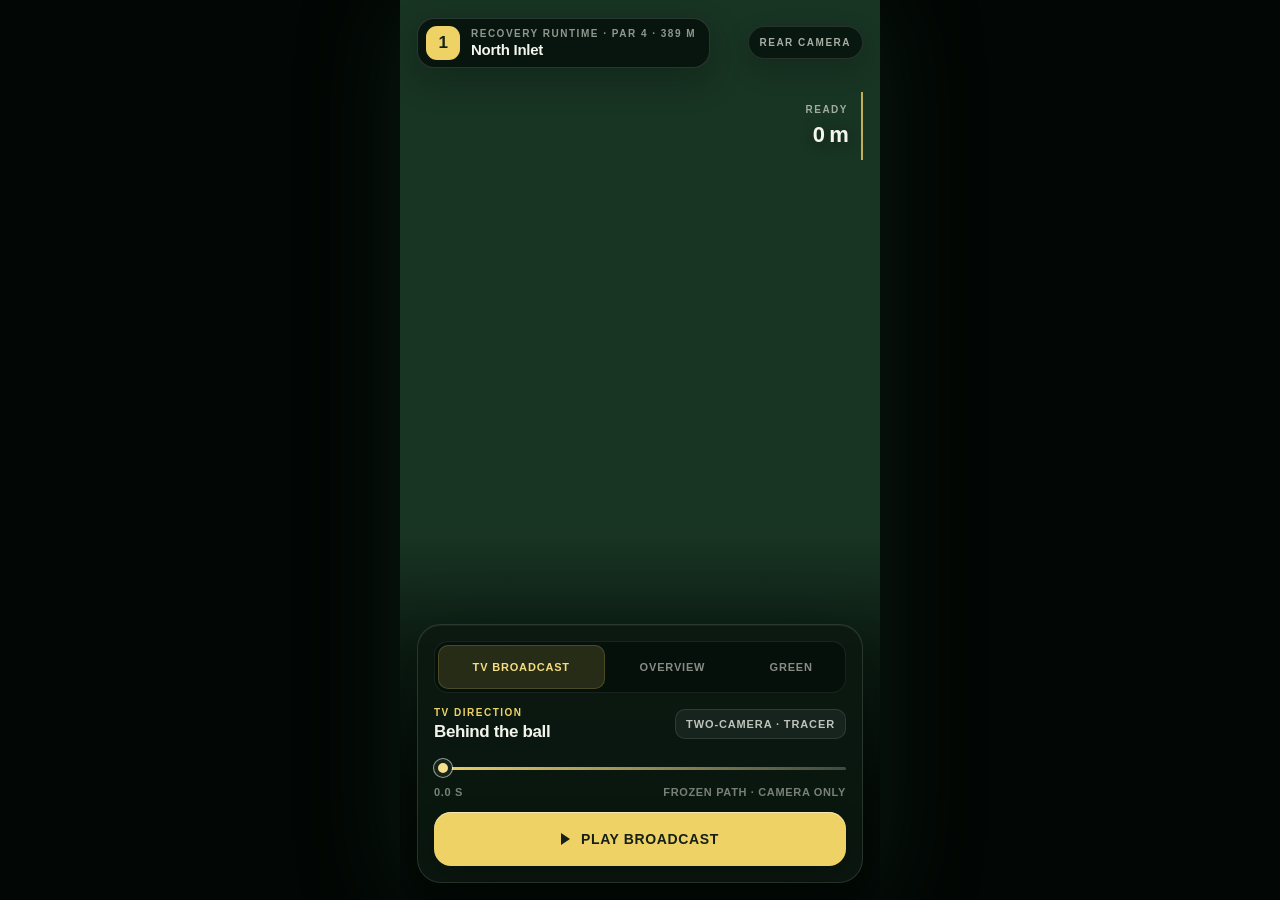
<file: labs/corrected-flyby/index.html>
<!doctype html>
<html lang="en">
  <head>
    <meta charset="utf-8" />
    <meta name="viewport" content="width=device-width, initial-scale=1" />
    <title>Golf IQ Course Presentation</title>
    <script>
      const target = new URL("../course-presentation/index.html", window.location.href);
      target.search = window.location.search;
      if (!target.searchParams.has("presentation")) {
        target.searchParams.set("presentation", "flyby");
      }
      target.hash = window.location.hash;
      window.location.replace(target);
    </script>
  </head>
  <body>
    <a href="../course-presentation/index.html">Open the course presentation</a>
  </body>
</html>
</file>
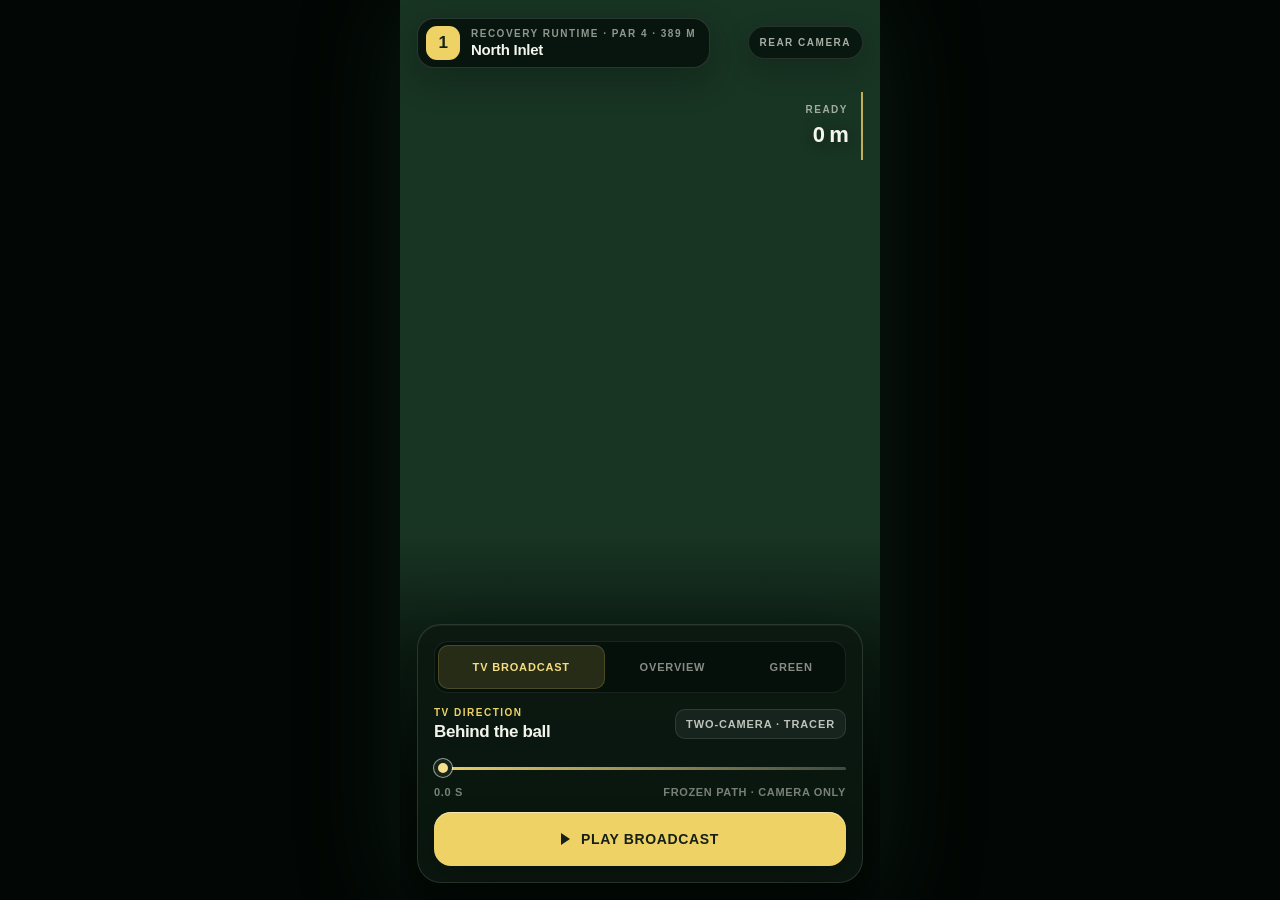
<file: labs/course-presentation/index.html>
<!doctype html>
<html lang="en">
  <head>
    <meta charset="UTF-8" />
    <meta
      name="viewport"
      content="width=device-width, initial-scale=1, viewport-fit=cover, maximum-scale=1"
    />
    <meta name="theme-color" content="#06100b" />
    <meta
      name="description"
      content="Golf IQ presentation tape lab for the North Inlet recovery runtime."
    />
    <title>Golf IQ Course Presentation Lab</title>
    <link rel="stylesheet" href="./course-presentation.css" />
  </head>
  <body>
    <main class="lab-shell">
      <canvas
        id="course-world-canvas"
        class="course-render-layer"
        aria-hidden="true"
      ></canvas>
      <canvas
        id="course-canvas"
        class="course-render-layer"
        role="img"
        aria-label="Recorded presentation of North Inlet, recovery hole one"
      >Recorded presentation of North Inlet, recovery hole one.</canvas>

      <header class="top-hud" aria-label="Hole information">
        <div class="hole-lockup">
          <strong class="hole-number">1</strong>
          <span class="hole-copy">
            <span class="eyebrow">Recovery runtime · Par 4 · 389 m</span>
            <span class="hole-name">North Inlet</span>
          </span>
        </div>
        <span id="tape-badge" class="tape-badge">Rear camera</span>
      </header>

      <aside class="scene-readout">
        <span
          id="phase-label"
          class="phase-label"
          aria-live="polite"
          aria-atomic="true"
        >Ready</span>
        <strong id="distance-label">0 m</strong>
      </aside>

      <section class="control-deck" aria-label="Presentation tape controls">
        <div class="tape-panel">
          <div class="mode-switch" role="group" aria-label="Presentation mode">
            <button
              type="button"
              data-presentation-mode="broadcast"
              data-active="true"
              aria-pressed="true"
            >
              TV broadcast
            </button>
            <button
              type="button"
              data-presentation-mode="overview"
              data-active="false"
              aria-pressed="false"
            >
              Overview
            </button>
            <button
              type="button"
              data-presentation-mode="green"
              data-active="false"
              aria-pressed="false"
            >
              Green
            </button>
          </div>

          <div
            id="green-view-switch"
            class="green-view-switch"
            role="group"
            aria-label="Green presentation"
            hidden
          >
            <button
              type="button"
              data-green-view="detail"
              data-active="false"
              aria-pressed="false"
            >
              Flag detail
            </button>
            <button
              type="button"
              data-green-view="holed"
              data-active="true"
              aria-pressed="true"
            >
              Holed
            </button>
            <button
              type="button"
              data-green-view="missed"
              data-active="false"
              aria-pressed="false"
            >
              Near miss
            </button>
          </div>

          <div class="tape-heading">
            <span class="tape-heading-copy">
              <span id="view-label" class="metric-label">TV direction</span>
              <strong id="event-label">Behind the ball</strong>
            </span>
            <span id="shot-chip" class="shot-chip">Two-camera · Tracer</span>
          </div>

          <label class="timeline" for="tape-progress">
            <input
              id="tape-progress"
              type="range"
              min="0"
              max="7800"
              step="1"
              value="0"
              aria-label="Presentation time"
              aria-valuetext="0.0 s"
            />
            <span class="timeline-meta">
              <span id="time-label">0.0 s</span>
              <span id="authority-label">Frozen path · Camera only</span>
            </span>
          </label>

          <button
            id="play-tape"
            class="play-button"
            type="button"
            aria-pressed="false"
            data-playing="false"
          >
            <i class="play-icon" aria-hidden="true"></i>
            <span>Play broadcast</span>
          </button>
        </div>
      </section>
    </main>

    <script type="module" src="./course-presentation.js"></script>
  </body>
</html>
</file>
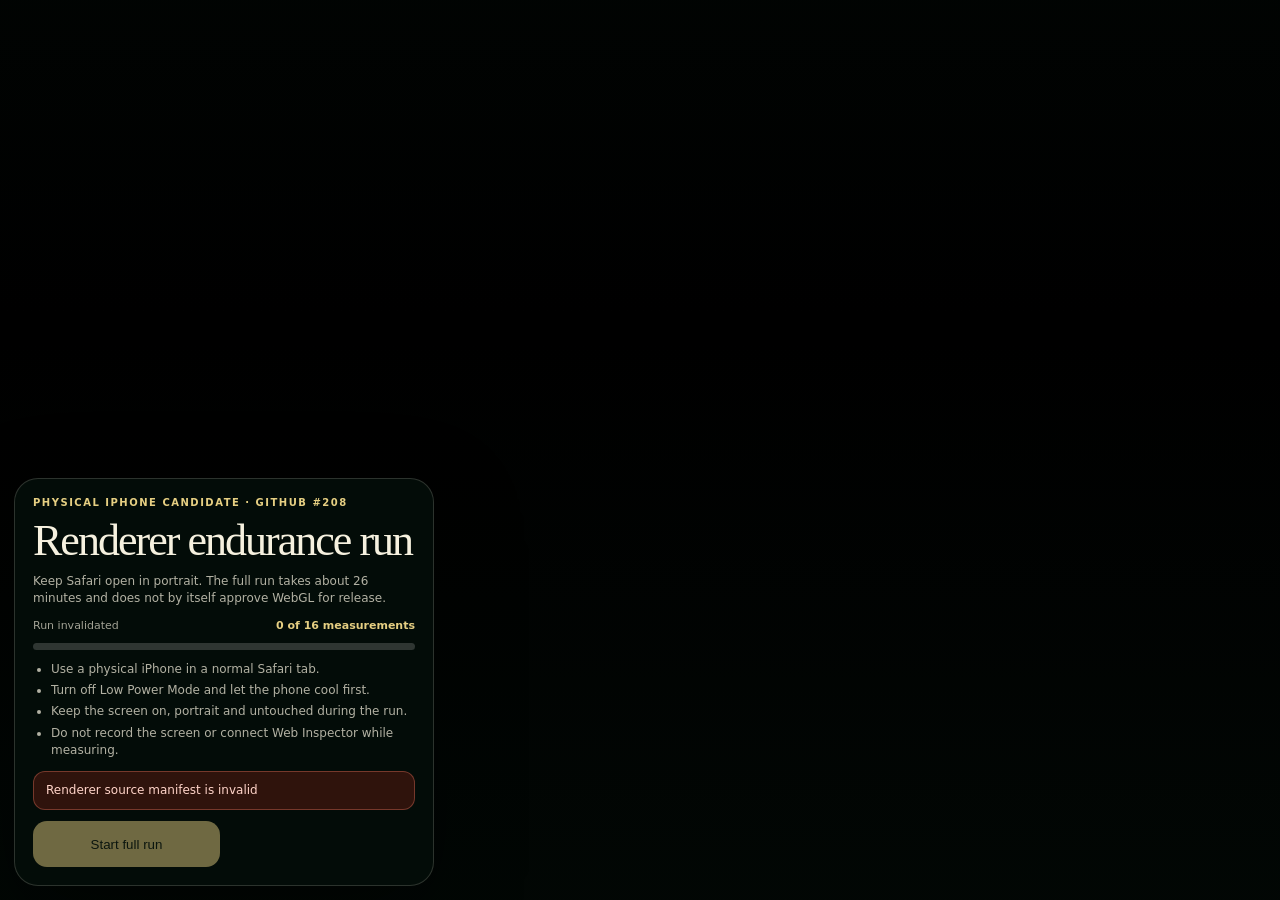
<file: labs/renderer-device-gate/index.html>
<!doctype html>
<html lang="en">
  <head>
    <meta charset="UTF-8" />
    <meta
      name="viewport"
      content="width=device-width, initial-scale=1, viewport-fit=cover, maximum-scale=1"
    />
    <meta name="theme-color" content="#07130d" />
    <meta
      name="description"
      content="Golf IQ physical iPhone renderer candidate run."
    />
    <title>Golf IQ iPhone Renderer Gate</title>
    <link rel="stylesheet" href="./renderer-device-gate.css" />
  </head>
  <body>
    <main class="device-gate">
      <iframe
        id="renderer-frame"
        class="renderer-frame"
        src="../renderer-evaluation/index.html?probe=1&backend=webgl2-hybrid&strict=1"
        title="Golf IQ renderer measurement scene"
      ></iframe>

      <section class="gate-panel" aria-labelledby="gate-title">
        <p class="gate-kicker">Physical iPhone candidate · GitHub #208</p>
        <h1 id="gate-title">Renderer endurance run</h1>
        <p id="gate-summary" class="gate-summary">
          Keep Safari open in portrait. The full run takes about 26 minutes and
          does not by itself approve WebGL for release.
        </p>

        <div class="gate-readout" aria-live="polite">
          <span id="gate-stage">Preparing renderer</span>
          <strong id="gate-progress-label">0 of 16 measurements</strong>
        </div>
        <progress id="gate-progress" max="16" value="0">0 of 16</progress>

        <ul class="gate-checklist">
          <li>Use a physical iPhone in a normal Safari tab.</li>
          <li>Turn off Low Power Mode and let the phone cool first.</li>
          <li>Keep the screen on, portrait and untouched during the run.</li>
          <li>Do not record the screen or connect Web Inspector while measuring.</li>
        </ul>

        <p id="gate-error" class="gate-error" hidden></p>

        <div class="gate-actions">
          <button id="start-gate" type="button" disabled>Start full run</button>
          <button id="cancel-gate" type="button" class="secondary" hidden>
            Cancel
          </button>
          <button id="share-gate" type="button" hidden>Share result</button>
          <button id="download-gate" type="button" class="secondary" hidden>
            Download JSON
          </button>
        </div>
      </section>
    </main>

    <script type="module" src="./renderer-device-gate.js"></script>
  </body>
</html>
</file>
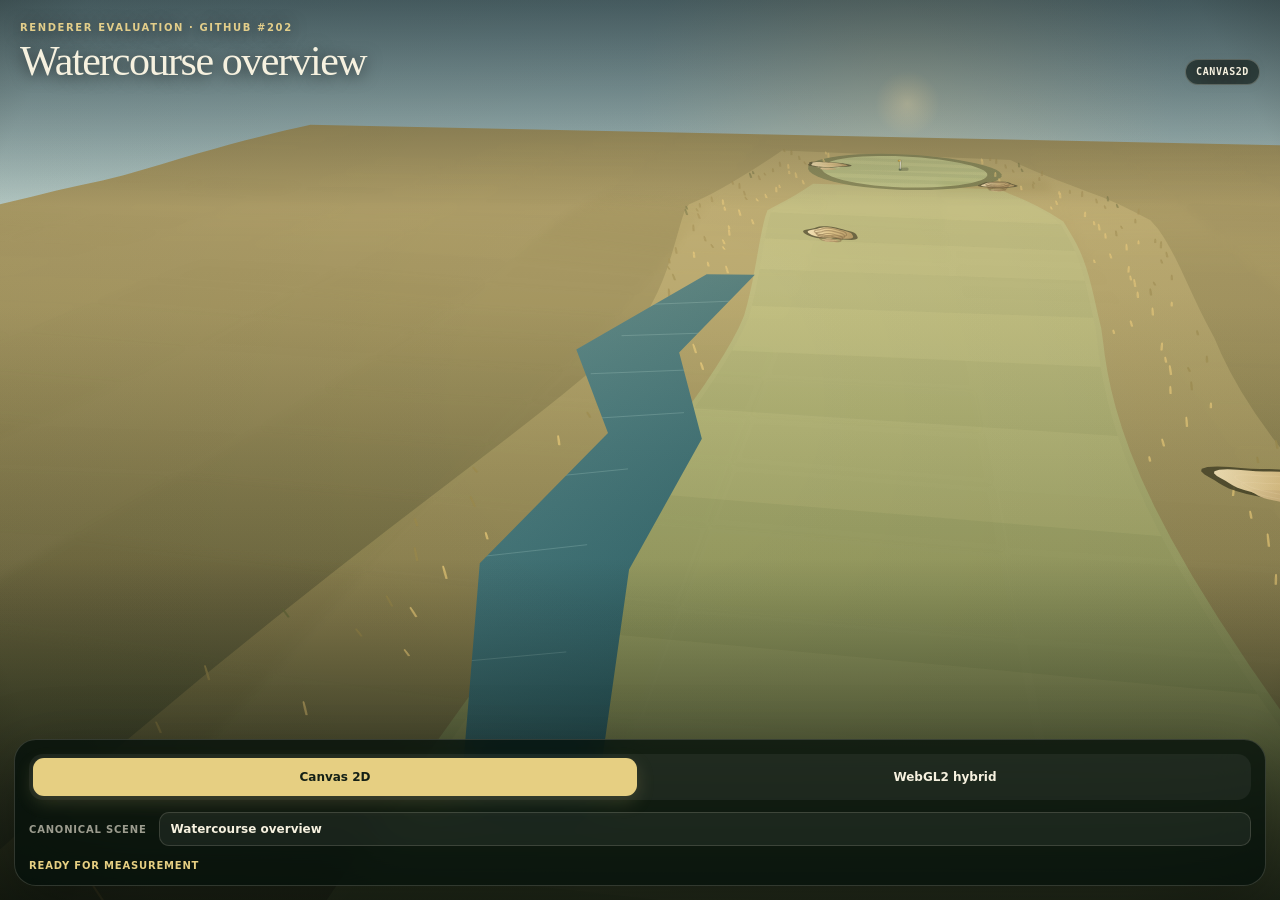
<file: labs/renderer-evaluation/index.html>
<!doctype html>
<html lang="en">
  <head>
    <meta charset="UTF-8" />
    <meta
      name="viewport"
      content="width=device-width, initial-scale=1, viewport-fit=cover, maximum-scale=1"
    />
    <meta name="theme-color" content="#07130d" />
    <meta
      name="description"
      content="Golf IQ renderer comparison and browser measurement probe."
    />
    <title>Golf IQ Renderer Evaluation</title>
    <link rel="stylesheet" href="./renderer-evaluation.css" />
  </head>
  <body>
    <main class="renderer-lab">
      <section id="renderer-surface" class="renderer-surface"></section>

      <header class="renderer-hud">
        <span class="renderer-kicker">Renderer evaluation · GitHub #202</span>
        <strong id="renderer-scenario">Approach flyby</strong>
        <span id="renderer-backend">canvas2d</span>
      </header>

      <section class="renderer-controls" aria-label="Renderer evaluation controls">
        <div class="renderer-choice" role="group" aria-label="Renderer backend">
          <button
            type="button"
            data-renderer-backend="canvas2d"
            data-active="true"
            aria-pressed="true"
          >Canvas 2D</button>
          <button
            type="button"
            data-renderer-backend="webgl2-hybrid"
            data-active="false"
            aria-pressed="false"
          >WebGL2 hybrid</button>
        </div>
        <label class="renderer-scene">
          <span>Canonical scene</span>
          <select id="renderer-scenario-select"></select>
        </label>
        <output id="renderer-metrics">Ready for measurement</output>
      </section>
    </main>

    <script>
      window.__rendererBootErrors = [];
      window.addEventListener("error", (event) => {
        window.__rendererBootErrors.push(event.error?.stack ?? event.message);
        document.documentElement.dataset.rendererError = event.message;
      });
      window.addEventListener("unhandledrejection", (event) => {
        window.__rendererBootErrors.push(event.reason?.stack ?? String(event.reason));
        document.documentElement.dataset.rendererError =
          event.reason?.message ?? String(event.reason);
      });
    </script>
    <script type="module" src="./renderer-evaluation.js"></script>
  </body>
</html>
</file>
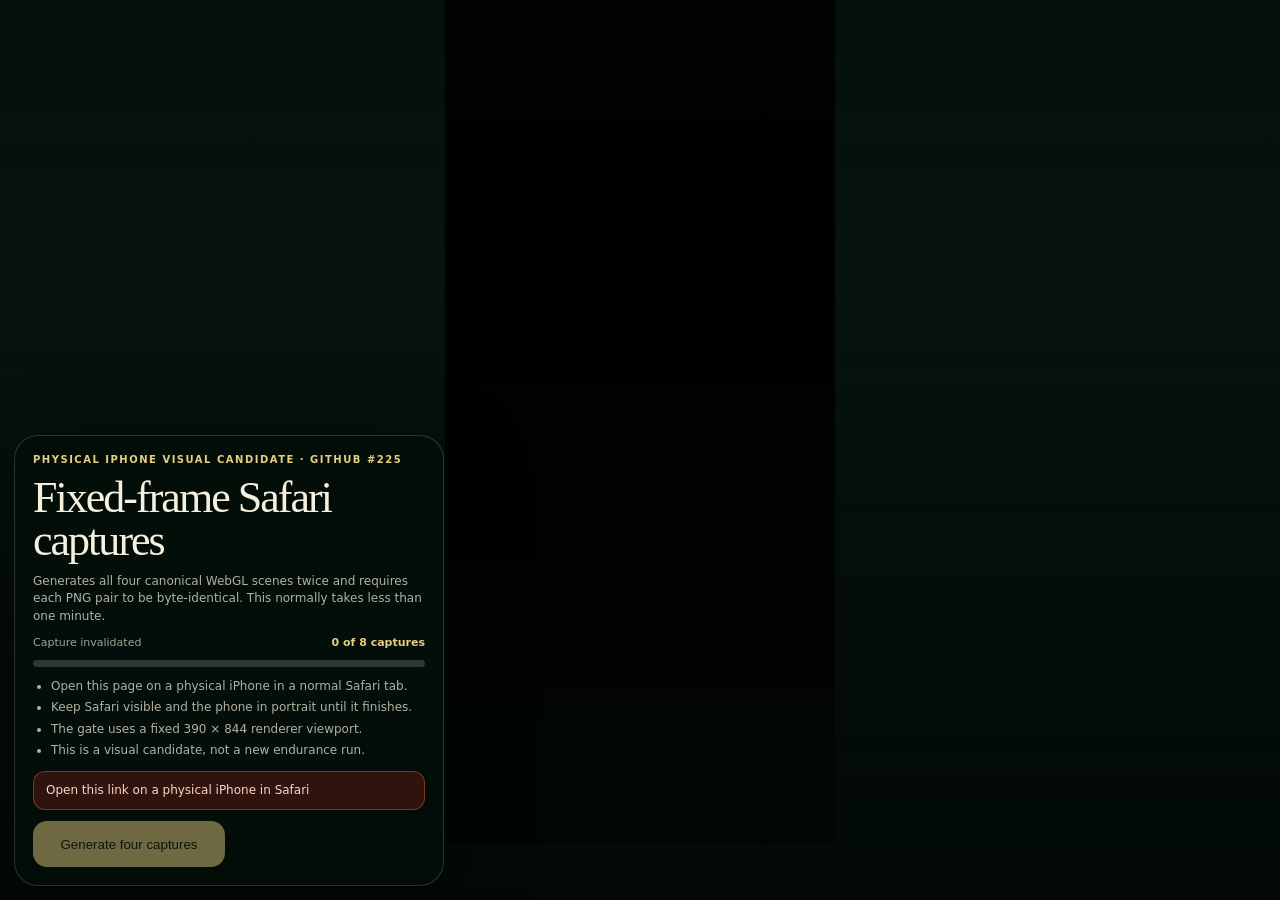
<file: labs/renderer-visual-gate/index.html>
<!doctype html>
<html lang="en">
  <head>
    <meta charset="UTF-8" />
    <meta
      name="viewport"
      content="width=device-width, initial-scale=1, viewport-fit=cover, maximum-scale=1"
    />
    <meta name="theme-color" content="#07130d" />
    <meta
      name="description"
      content="Golf IQ fixed-frame physical iPhone visual candidate gate."
    />
    <title>Golf IQ iPhone Visual Gate</title>
    <link rel="stylesheet" href="./renderer-visual-gate.css" />
  </head>
  <body>
    <main class="visual-gate">
      <iframe
        id="renderer-frame"
        class="renderer-frame"
        src="../renderer-evaluation/index.html?probe=1&amp;backend=webgl2-hybrid&amp;scenario=north-inlet.watercourse.overview&amp;strict=1"
        title="Golf IQ fixed-frame renderer scene"
        aria-hidden="true"
      ></iframe>

      <section class="gate-panel" aria-labelledby="gate-title">
        <p class="gate-kicker">Physical iPhone visual candidate · GitHub #225</p>
        <h1 id="gate-title">Fixed-frame Safari captures</h1>
        <p id="gate-summary" class="gate-summary">
          Generates all four canonical WebGL scenes twice and requires each PNG
          pair to be byte-identical. This normally takes less than one minute.
        </p>

        <div class="gate-readout" aria-live="polite">
          <span id="gate-stage">Verifying renderer source</span>
          <strong id="gate-progress-label">0 of 8 captures</strong>
        </div>
        <progress id="gate-progress" max="8" value="0">0 of 8</progress>

        <ul class="gate-checklist">
          <li>Open this page on a physical iPhone in a normal Safari tab.</li>
          <li>Keep Safari visible and the phone in portrait until it finishes.</li>
          <li>The gate uses a fixed 390 × 844 renderer viewport.</li>
          <li>This is a visual candidate, not a new endurance run.</li>
        </ul>

        <div id="capture-previews" class="capture-previews" hidden>
          <figure data-scenario="north-inlet.watercourse.overview">
            <img alt="Watercourse overview fixed-frame capture" />
            <figcaption>Watercourse</figcaption>
          </figure>
          <figure data-scenario="north-inlet.drive.rear">
            <img alt="Rear flight fixed-frame capture" />
            <figcaption>Rear flight</figcaption>
          </figure>
          <figure data-scenario="north-inlet.drive.landing">
            <img alt="Landing fixed-frame capture" />
            <figcaption>Landing</figcaption>
          </figure>
          <figure data-scenario="north-inlet.green.read">
            <img alt="Green read fixed-frame capture" />
            <figcaption>Green read</figcaption>
          </figure>
        </div>

        <p id="gate-error" class="gate-error" hidden></p>

        <div class="gate-actions">
          <button id="start-gate" type="button" disabled>
            Generate four captures
          </button>
          <button id="share-gate" type="button" hidden>Share result</button>
          <button id="download-gate" type="button" class="secondary" hidden>
            Download JSON
          </button>
        </div>
      </section>
    </main>

    <script type="module" src="./renderer-visual-gate.js"></script>
  </body>
</html>
</file>
<file: labs/course-presentation/course-presentation.css>
:root {
  color-scheme: dark;
  font-family:
    Inter, ui-sans-serif, -apple-system, BlinkMacSystemFont, "SF Pro Display",
    "Segoe UI", sans-serif;
  background: #06100b;
  color: #f4f5ed;
  font-synthesis: none;
  -webkit-tap-highlight-color: transparent;
}

* {
  box-sizing: border-box;
}

[hidden] {
  display: none !important;
}

html,
body {
  width: 100%;
  min-width: 320px;
  height: 100%;
  margin: 0;
  overflow: hidden;
  background: #06100b;
}

button,
input {
  font: inherit;
}

button {
  border: 0;
}

.lab-shell {
  position: relative;
  width: 100%;
  height: 100svh;
  min-height: 560px;
  overflow: hidden;
  isolation: isolate;
  background: #183423;
}

body[data-game-mode="true"] .control-deck {
  display: none;
}

body[data-game-mode="true"] .scene-readout {
  top: auto;
  bottom: max(104px, calc(env(safe-area-inset-bottom) + 88px));
}

body[data-game-mode="true"] .top-hud {
  display: none;
}

.course-render-layer {
  position: absolute;
  inset: 0;
  width: 100%;
  height: 100%;
}

#course-world-canvas {
  z-index: 0;
}

#course-canvas {
  z-index: 1;
  touch-action: none;
}

.top-hud {
  position: absolute;
  z-index: 2;
  top: 0;
  right: 0;
  left: 0;
  display: flex;
  align-items: flex-start;
  justify-content: space-between;
  padding:
    max(18px, env(safe-area-inset-top))
    max(17px, env(safe-area-inset-right)) 0
    max(17px, env(safe-area-inset-left));
  pointer-events: none;
}

.hole-lockup {
  display: flex;
  align-items: center;
  gap: 11px;
  min-height: 48px;
  padding: 7px 13px 7px 8px;
  border: 1px solid rgba(255, 255, 255, 0.14);
  border-radius: 17px;
  background: rgba(5, 15, 10, 0.82);
  box-shadow: 0 12px 34px rgba(0, 8, 4, 0.25);
}

.hole-number {
  display: grid;
  width: 34px;
  height: 34px;
  place-items: center;
  border-radius: 11px;
  background: #efd266;
  color: #172016;
  font-size: 17px;
  font-weight: 820;
  letter-spacing: -0.03em;
}

.hole-copy {
  display: grid;
  gap: 2px;
}

.eyebrow,
.tape-badge,
.metric-label,
.phase-label {
  font-size: 10px;
  font-weight: 760;
  letter-spacing: 0.15em;
  line-height: 1.1;
  text-transform: uppercase;
}

.eyebrow {
  color: rgba(242, 244, 234, 0.58);
}

.hole-name {
  font-size: 15px;
  font-weight: 680;
  letter-spacing: -0.018em;
}

.tape-badge {
  margin-top: 8px;
  padding: 10px 11px;
  border: 1px solid rgba(244, 245, 237, 0.12);
  border-radius: 999px;
  background: rgba(5, 15, 10, 0.76);
  color: rgba(242, 244, 234, 0.68);
  box-shadow: 0 10px 28px rgba(0, 7, 3, 0.18);
}

.scene-readout {
  position: absolute;
  z-index: 2;
  top: 92px;
  right: max(17px, env(safe-area-inset-right));
  display: grid;
  gap: 7px;
  min-width: 92px;
  padding: 12px 13px;
  border-right: 2px solid rgba(239, 210, 102, 0.78);
  text-align: right;
  pointer-events: none;
}

.scene-readout strong {
  font-size: 22px;
  font-variant-numeric: tabular-nums;
  font-weight: 690;
  letter-spacing: -0.04em;
  text-shadow: 0 2px 14px rgba(0, 0, 0, 0.35);
}

.phase-label {
  color: rgba(245, 246, 238, 0.62);
}

.control-deck {
  position: absolute;
  z-index: 3;
  right: 0;
  bottom: 0;
  left: 0;
  padding:
    88px max(17px, env(safe-area-inset-right))
    max(17px, env(safe-area-inset-bottom))
    max(17px, env(safe-area-inset-left));
  background: linear-gradient(
    180deg,
    rgba(4, 13, 8, 0) 0%,
    rgba(4, 13, 8, 0.66) 34%,
    rgba(3, 10, 7, 0.94) 68%,
    #030a07 100%
  );
}

.tape-panel {
  display: grid;
  gap: 14px;
  padding: 16px;
  border: 1px solid rgba(255, 255, 255, 0.13);
  border-radius: 24px;
  background: rgba(12, 25, 17, 0.9);
  box-shadow:
    0 24px 70px rgba(0, 6, 3, 0.46),
    inset 0 1px rgba(255, 255, 255, 0.05);
}

.mode-switch {
  display: grid;
  grid-template-columns: 1.18fr 0.92fr 0.72fr;
  gap: 3px;
  padding: 3px;
  border: 1px solid rgba(255, 255, 255, 0.08);
  border-radius: 14px;
  background: rgba(0, 8, 4, 0.42);
}

.green-view-switch {
  display: grid;
  grid-template-columns: 1.2fr 0.86fr 1fr;
  gap: 3px;
  padding: 3px;
  border: 1px solid rgba(255, 255, 255, 0.08);
  border-radius: 14px;
  background: rgba(255, 255, 255, 0.035);
}

.mode-switch button,
.green-view-switch button {
  min-height: 44px;
  padding: 0 12px;
  border-radius: 10px;
  background: transparent;
  color: rgba(245, 246, 238, 0.54);
  font-size: 11px;
  font-weight: 760;
  letter-spacing: 0.075em;
  text-transform: uppercase;
  cursor: pointer;
  touch-action: manipulation;
}

.green-view-switch button {
  padding: 0 8px;
  font-size: 10px;
}

.mode-switch button[data-active="true"],
.green-view-switch button[data-active="true"] {
  background: rgba(239, 210, 102, 0.14);
  color: #f4dc80;
  box-shadow: inset 0 0 0 1px rgba(239, 210, 102, 0.18);
}

.tape-heading,
.timeline-meta {
  display: flex;
  align-items: center;
  justify-content: space-between;
  gap: 16px;
}

.tape-heading-copy {
  display: grid;
  gap: 4px;
  min-width: 0;
}

.metric-label {
  color: #efd266;
}

#event-label {
  overflow: hidden;
  color: #f2f4ec;
  font-size: 17px;
  font-weight: 660;
  letter-spacing: -0.022em;
  line-height: 1.2;
  text-overflow: ellipsis;
  white-space: nowrap;
}

.shot-chip {
  flex: none;
  padding: 8px 10px;
  border: 1px solid rgba(255, 255, 255, 0.1);
  border-radius: 10px;
  background: rgba(255, 255, 255, 0.055);
  color: rgba(245, 246, 238, 0.76);
  font-size: 11px;
  font-weight: 700;
  letter-spacing: 0.08em;
  text-transform: uppercase;
}

.timeline {
  display: grid;
  gap: 6px;
}

#tape-progress {
  width: 100%;
  height: 24px;
  margin: 0;
  appearance: none;
  background: transparent;
  cursor: pointer;
  touch-action: pan-x;
}

#tape-progress::-webkit-slider-runnable-track {
  height: 3px;
  border-radius: 999px;
  background: linear-gradient(90deg, #efd266, rgba(255, 255, 255, 0.22));
}

#tape-progress::-webkit-slider-thumb {
  width: 18px;
  height: 18px;
  margin-top: -7.5px;
  appearance: none;
  border: 4px solid #152319;
  border-radius: 50%;
  background: #f4df8e;
  box-shadow: 0 0 0 1px rgba(255, 255, 255, 0.56);
}

#tape-progress::-moz-range-track {
  height: 3px;
  border: 0;
  border-radius: 999px;
  background: rgba(255, 255, 255, 0.22);
}

#tape-progress::-moz-range-progress {
  height: 3px;
  border-radius: 999px;
  background: #efd266;
}

#tape-progress::-moz-range-thumb {
  width: 12px;
  height: 12px;
  border: 4px solid #152319;
  border-radius: 50%;
  background: #f4df8e;
  box-shadow: 0 0 0 1px rgba(255, 255, 255, 0.56);
}

.timeline-meta {
  color: rgba(244, 246, 237, 0.47);
  font-size: 11px;
  font-variant-numeric: tabular-nums;
  font-weight: 650;
  letter-spacing: 0.06em;
  text-transform: uppercase;
}

.play-button {
  display: flex;
  width: 100%;
  min-height: 54px;
  align-items: center;
  justify-content: center;
  gap: 11px;
  border-radius: 17px;
  background: #efd266;
  color: #162016;
  font-size: 14px;
  font-weight: 820;
  letter-spacing: 0.045em;
  text-transform: uppercase;
  box-shadow:
    0 12px 28px rgba(0, 6, 3, 0.28),
    inset 0 1px rgba(255, 255, 255, 0.5);
  cursor: pointer;
  touch-action: manipulation;
}

.play-button:active {
  transform: translateY(1px);
  filter: brightness(0.95);
}

.play-icon {
  width: 0;
  height: 0;
  border-top: 6px solid transparent;
  border-bottom: 6px solid transparent;
  border-left: 9px solid currentColor;
}

.play-button[data-playing="true"] .play-icon {
  width: 9px;
  height: 12px;
  border: 0;
  background: linear-gradient(
    90deg,
    currentColor 0 3px,
    transparent 3px 6px,
    currentColor 6px 9px
  );
}

.play-button:focus-visible,
.mode-switch button:focus-visible,
.green-view-switch button:focus-visible,
#tape-progress:focus-visible {
  outline: 3px solid rgba(255, 255, 255, 0.92);
  outline-offset: 3px;
}

@media (min-width: 540px) {
  body {
    display: grid;
    place-items: center;
    background: #020604;
  }

  .lab-shell {
    width: min(100%, 480px);
    box-shadow: 0 0 100px rgba(44, 94, 64, 0.23);
  }
}

@media (max-height: 690px) {
  .control-deck {
    padding-top: 46px;
  }

  .tape-panel {
    gap: 8px;
    padding: 12px;
  }

  .play-button {
    min-height: 47px;
  }
}

html[data-reduced-motion="true"] *,
html[data-reduced-motion="true"] *::before,
html[data-reduced-motion="true"] *::after {
  scroll-behavior: auto !important;
  transition-duration: 0.001ms !important;
  animation-duration: 0.001ms !important;
}
</file>
<file: labs/renderer-device-gate/renderer-device-gate.css>
:root {
  color-scheme: dark;
  font-family: Inter, ui-sans-serif, system-ui, -apple-system, BlinkMacSystemFont, "Segoe UI", sans-serif;
  background: #07130d;
  color: #f6f1df;
}

* {
  box-sizing: border-box;
}

html,
body,
.device-gate {
  width: 100%;
  height: 100%;
  margin: 0;
  overflow: hidden;
}

body {
  min-width: 320px;
  min-height: 568px;
}

.device-gate {
  position: relative;
  isolation: isolate;
  background: #07130d;
}

.renderer-frame {
  position: absolute;
  inset: 0;
  width: 100%;
  height: 100%;
  border: 0;
  background: #07130d;
}

.device-gate::after {
  content: "";
  position: absolute;
  z-index: 1;
  inset: 0;
  pointer-events: none;
  background:
    linear-gradient(180deg, rgba(2, 8, 5, 0.42), transparent 35%),
    linear-gradient(0deg, rgba(2, 8, 5, 0.82), transparent 62%);
}

.gate-panel {
  position: absolute;
  z-index: 2;
  left: 14px;
  right: 14px;
  bottom: max(14px, env(safe-area-inset-bottom));
  display: grid;
  gap: 11px;
  max-height: calc(100% - max(28px, env(safe-area-inset-top)));
  padding: 18px;
  overflow: auto;
  border: 1px solid rgba(246, 241, 223, 0.17);
  border-radius: 24px;
  background: rgba(4, 15, 10, 0.84);
  box-shadow: 0 28px 86px rgba(0, 0, 0, 0.44);
  backdrop-filter: blur(24px) saturate(1.16);
}

.gate-kicker,
.gate-summary,
.gate-panel h1,
.gate-checklist,
.gate-error {
  margin: 0;
}

.gate-kicker {
  color: #e6cf82;
  font-size: 10px;
  font-weight: 780;
  letter-spacing: 0.15em;
  text-transform: uppercase;
}

.gate-panel h1 {
  font-family: Georgia, "Times New Roman", serif;
  font-size: clamp(28px, 8vw, 44px);
  font-weight: 500;
  letter-spacing: -0.045em;
  line-height: 0.98;
}

.gate-summary,
.gate-checklist,
.gate-error {
  font-size: 12px;
  line-height: 1.45;
}

.gate-summary,
.gate-checklist {
  color: rgba(246, 241, 223, 0.72);
}

.gate-checklist {
  display: grid;
  gap: 4px;
  padding-left: 18px;
}

.gate-readout {
  display: flex;
  gap: 12px;
  align-items: baseline;
  justify-content: space-between;
  font-size: 11px;
}

.gate-readout span {
  color: rgba(246, 241, 223, 0.66);
}

.gate-readout strong {
  color: #e6cf82;
  text-align: right;
}

progress {
  width: 100%;
  height: 7px;
  overflow: hidden;
  border: 0;
  border-radius: 999px;
  background: rgba(255, 255, 255, 0.09);
}

progress::-webkit-progress-bar {
  background: rgba(255, 255, 255, 0.09);
}

progress::-webkit-progress-value {
  border-radius: 999px;
  background: #e6cf82;
}

.gate-error {
  padding: 10px 12px;
  border: 1px solid rgba(255, 126, 102, 0.34);
  border-radius: 12px;
  color: #ffd4c9;
  background: rgba(110, 31, 21, 0.42);
}

.gate-actions {
  display: grid;
  grid-template-columns: repeat(2, minmax(0, 1fr));
  gap: 8px;
}

button {
  min-height: 46px;
  padding: 10px 14px;
  border: 0;
  border-radius: 14px;
  color: #142016;
  background: #e6cf82;
  font: 760 13px/1.1 inherit;
}

button.secondary {
  color: #f6f1df;
  background: rgba(255, 255, 255, 0.09);
}

button:disabled {
  cursor: wait;
  opacity: 0.48;
}

button[hidden] {
  display: none;
}

html[data-running="true"] .gate-checklist,
html[data-running="true"] .gate-summary,
html[data-running="true"] .gate-kicker,
html[data-running="true"] .gate-panel h1 {
  display: none;
}

html[data-running="true"] .device-gate::after {
  display: none;
}

html[data-running="true"] .gate-panel {
  gap: 7px;
  padding: 10px 12px;
  border-radius: 14px;
  background: rgba(4, 15, 10, 0.72);
  box-shadow: none;
  backdrop-filter: none;
}

@media (min-width: 720px) {
  .gate-panel {
    right: auto;
    width: min(420px, calc(100% - 28px));
  }
}
</file>
<file: labs/renderer-evaluation/renderer-evaluation.css>
:root {
  color-scheme: dark;
  font-family: Inter, ui-sans-serif, system-ui, -apple-system, BlinkMacSystemFont, "Segoe UI", sans-serif;
  background: #07130d;
  color: #f6f1df;
}

* {
  box-sizing: border-box;
}

html,
body,
.renderer-lab,
.renderer-surface {
  width: 100%;
  height: 100%;
  margin: 0;
  overflow: hidden;
}

body {
  min-width: 320px;
  min-height: 568px;
}

.renderer-lab {
  position: relative;
  isolation: isolate;
  background: #07130d;
}

.renderer-surface,
.renderer-layer {
  display: block;
  position: absolute;
  inset: 0;
}

.renderer-layer {
  width: 100%;
  height: 100%;
}

#renderer-world-canvas {
  z-index: 0;
}

#renderer-presentation-canvas {
  z-index: 1;
}

#renderer-canvas {
  z-index: 2;
}

.renderer-lab::after {
  content: "";
  position: absolute;
  inset: 0;
  pointer-events: none;
  background:
    linear-gradient(180deg, rgba(3, 9, 6, 0.5), transparent 23%),
    linear-gradient(0deg, rgba(3, 9, 6, 0.72), transparent 38%);
  z-index: 1;
}

.renderer-hud {
  position: absolute;
  z-index: 2;
  top: max(22px, env(safe-area-inset-top));
  left: 20px;
  right: 20px;
  display: grid;
  grid-template-columns: 1fr auto;
  gap: 4px 18px;
  align-items: end;
  text-shadow: 0 2px 16px rgba(0, 0, 0, 0.66);
}

.renderer-kicker {
  grid-column: 1 / -1;
  font-size: 10px;
  font-weight: 760;
  letter-spacing: 0.16em;
  text-transform: uppercase;
  color: #e3ce8a;
}

.renderer-hud strong {
  font-family: Georgia, "Times New Roman", serif;
  font-size: clamp(24px, 7vw, 42px);
  font-weight: 500;
  letter-spacing: -0.035em;
}

#renderer-backend {
  padding: 7px 10px;
  border: 1px solid rgba(246, 241, 223, 0.25);
  border-radius: 999px;
  background: rgba(4, 15, 10, 0.56);
  backdrop-filter: blur(12px);
  font: 700 10px/1 ui-monospace, SFMono-Regular, Menlo, monospace;
  letter-spacing: 0.06em;
  text-transform: uppercase;
}

.renderer-controls {
  position: absolute;
  z-index: 2;
  left: 14px;
  right: 14px;
  bottom: max(14px, env(safe-area-inset-bottom));
  display: grid;
  gap: 12px;
  padding: 14px;
  border: 1px solid rgba(246, 241, 223, 0.16);
  border-radius: 22px;
  background: rgba(5, 16, 11, 0.78);
  box-shadow: 0 24px 70px rgba(0, 0, 0, 0.35);
  backdrop-filter: blur(22px) saturate(1.18);
}

.renderer-choice {
  display: grid;
  grid-template-columns: repeat(2, 1fr);
  gap: 6px;
  padding: 4px;
  border-radius: 14px;
  background: rgba(255, 255, 255, 0.055);
}

button,
select {
  appearance: none;
  border: 0;
  color: inherit;
  font: inherit;
}

.renderer-choice button {
  min-height: 38px;
  padding: 8px 10px;
  border-radius: 11px;
  background: transparent;
  font-size: 12px;
  font-weight: 720;
}

.renderer-choice button[data-active="true"] {
  background: #e6cf82;
  color: #142016;
  box-shadow: 0 6px 18px rgba(230, 207, 130, 0.18);
}

.renderer-scene {
  display: grid;
  grid-template-columns: auto 1fr;
  gap: 12px;
  align-items: center;
}

.renderer-scene span,
.renderer-controls output {
  font-size: 10px;
  font-weight: 720;
  letter-spacing: 0.08em;
  text-transform: uppercase;
  color: rgba(246, 241, 223, 0.62);
}

.renderer-scene select {
  min-width: 0;
  padding: 9px 32px 9px 11px;
  border: 1px solid rgba(246, 241, 223, 0.15);
  border-radius: 10px;
  background: rgba(255, 255, 255, 0.06);
  font-size: 12px;
  font-weight: 650;
}

.renderer-controls output {
  padding-top: 2px;
  color: #e6cf82;
}

html[data-probe="true"] .renderer-hud,
html[data-probe="true"] .renderer-controls,
html[data-probe="true"] .renderer-lab::after {
  display: none;
}
</file>
<file: labs/renderer-visual-gate/renderer-visual-gate.css>
:root {
  color-scheme: dark;
  font-family: Inter, ui-sans-serif, system-ui, -apple-system, BlinkMacSystemFont, "Segoe UI", sans-serif;
  background: #07130d;
  color: #f6f1df;
}

* {
  box-sizing: border-box;
}

html,
body,
.visual-gate {
  width: 100%;
  height: 100%;
  margin: 0;
  overflow: hidden;
}

body {
  min-width: 320px;
  min-height: 568px;
}

.visual-gate {
  position: relative;
  isolation: isolate;
  background: #07130d;
}

.renderer-frame {
  position: absolute;
  top: 0;
  left: 50%;
  width: 390px;
  height: 844px;
  border: 0;
  background: #07130d;
  transform: translateX(-50%);
}

.visual-gate::after {
  content: "";
  position: absolute;
  z-index: 1;
  inset: 0;
  pointer-events: none;
  background:
    linear-gradient(180deg, rgba(2, 8, 5, 0.26), transparent 31%),
    linear-gradient(0deg, rgba(2, 8, 5, 0.86), transparent 70%);
}

.gate-panel {
  position: absolute;
  z-index: 2;
  left: 14px;
  right: 14px;
  bottom: max(14px, env(safe-area-inset-bottom));
  display: grid;
  gap: 11px;
  max-height: calc(100% - max(28px, env(safe-area-inset-top)));
  padding: 18px;
  overflow: auto;
  border: 1px solid rgba(246, 241, 223, 0.17);
  border-radius: 24px;
  background: rgba(4, 15, 10, 0.86);
  box-shadow: 0 28px 86px rgba(0, 0, 0, 0.44);
  backdrop-filter: blur(24px) saturate(1.16);
}

.gate-kicker,
.gate-summary,
.gate-panel h1,
.gate-checklist,
.gate-error,
.capture-previews figure {
  margin: 0;
}

.gate-kicker {
  color: #e6cf82;
  font-size: 10px;
  font-weight: 780;
  letter-spacing: 0.15em;
  text-transform: uppercase;
}

.gate-panel h1 {
  font-family: Georgia, "Times New Roman", serif;
  font-size: clamp(28px, 8vw, 44px);
  font-weight: 500;
  letter-spacing: -0.045em;
  line-height: 0.98;
}

.gate-summary,
.gate-checklist,
.gate-error {
  font-size: 12px;
  line-height: 1.45;
}

.gate-summary,
.gate-checklist {
  color: rgba(246, 241, 223, 0.72);
}

.gate-checklist {
  display: grid;
  gap: 4px;
  padding-left: 18px;
}

.gate-readout {
  display: flex;
  gap: 12px;
  align-items: baseline;
  justify-content: space-between;
  font-size: 11px;
}

.gate-readout span {
  color: rgba(246, 241, 223, 0.66);
}

.gate-readout strong {
  color: #e6cf82;
  text-align: right;
}

progress {
  width: 100%;
  height: 7px;
  overflow: hidden;
  border: 0;
  border-radius: 999px;
  background: rgba(255, 255, 255, 0.09);
}

progress::-webkit-progress-bar {
  background: rgba(255, 255, 255, 0.09);
}

progress::-webkit-progress-value {
  border-radius: 999px;
  background: #e6cf82;
}

.capture-previews {
  grid-template-columns: repeat(4, minmax(0, 1fr));
  gap: 7px;
}

.capture-previews:not([hidden]) {
  display: grid;
}

.capture-previews figure {
  min-width: 0;
}

.capture-previews img {
  display: block;
  width: 100%;
  aspect-ratio: 390 / 844;
  border: 1px solid rgba(246, 241, 223, 0.18);
  border-radius: 8px;
  object-fit: cover;
  background: rgba(255, 255, 255, 0.05);
}

.capture-previews figcaption {
  padding-top: 4px;
  overflow: hidden;
  color: rgba(246, 241, 223, 0.68);
  font-size: 9px;
  text-align: center;
  text-overflow: ellipsis;
  white-space: nowrap;
}

.gate-error {
  padding: 10px 12px;
  border: 1px solid rgba(255, 126, 102, 0.34);
  border-radius: 12px;
  color: #ffd4c9;
  background: rgba(110, 31, 21, 0.42);
}

.gate-actions {
  display: grid;
  grid-template-columns: repeat(2, minmax(0, 1fr));
  gap: 8px;
}

button {
  min-height: 46px;
  padding: 10px 14px;
  border: 0;
  border-radius: 14px;
  color: #142016;
  background: #e6cf82;
  font: 760 13px/1.1 inherit;
}

button.secondary {
  color: #f6f1df;
  background: rgba(255, 255, 255, 0.09);
}

button:disabled {
  cursor: wait;
  opacity: 0.48;
}

button[hidden] {
  display: none;
}

html[data-running="true"] .gate-checklist,
html[data-running="true"] .gate-summary,
html[data-running="true"] .gate-kicker,
html[data-running="true"] .gate-panel h1 {
  display: none;
}

html[data-running="true"] .visual-gate::after {
  display: none;
}

html[data-running="true"] .gate-panel {
  gap: 7px;
  padding: 10px 12px;
  border-radius: 14px;
  background: rgba(4, 15, 10, 0.72);
  box-shadow: none;
  backdrop-filter: none;
}

html[data-complete="true"] .gate-checklist {
  display: none;
}

@media (min-width: 720px) {
  .gate-panel {
    right: auto;
    width: min(430px, calc(100% - 28px));
  }
}
</file>
